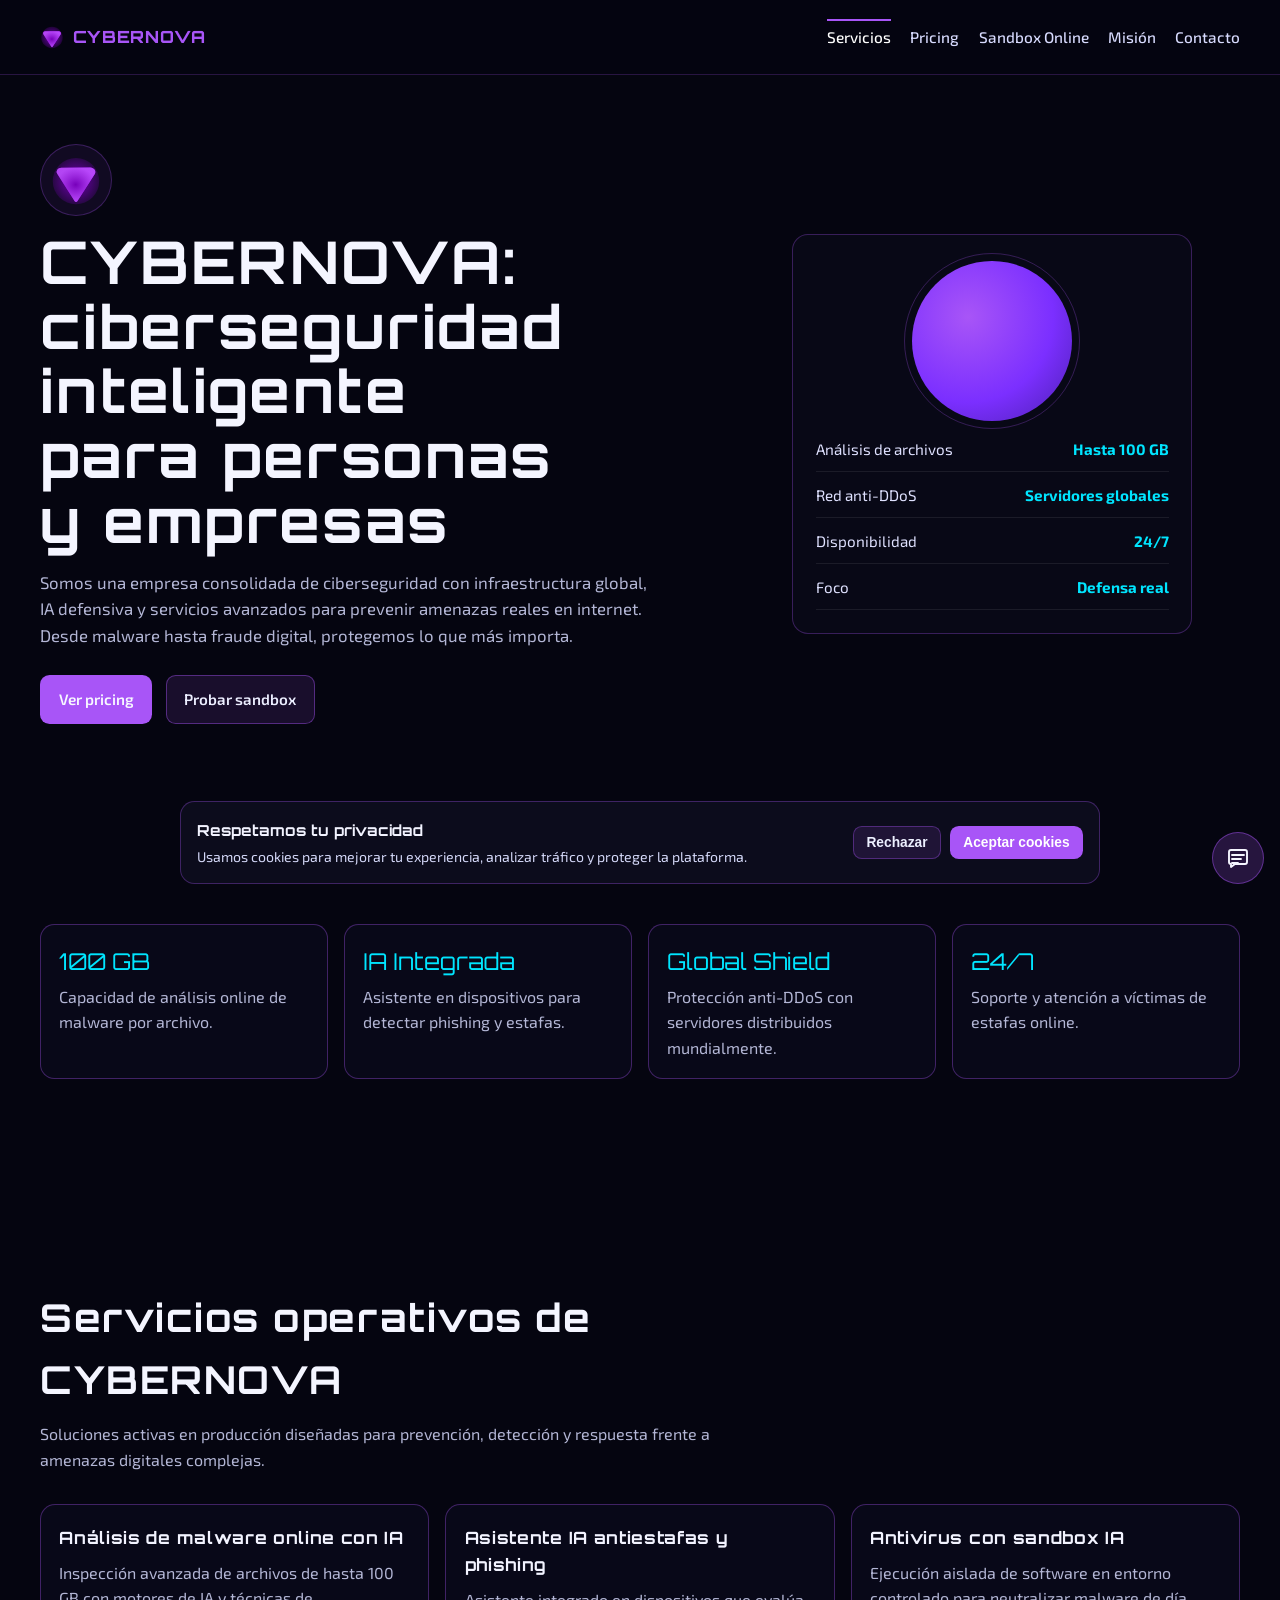
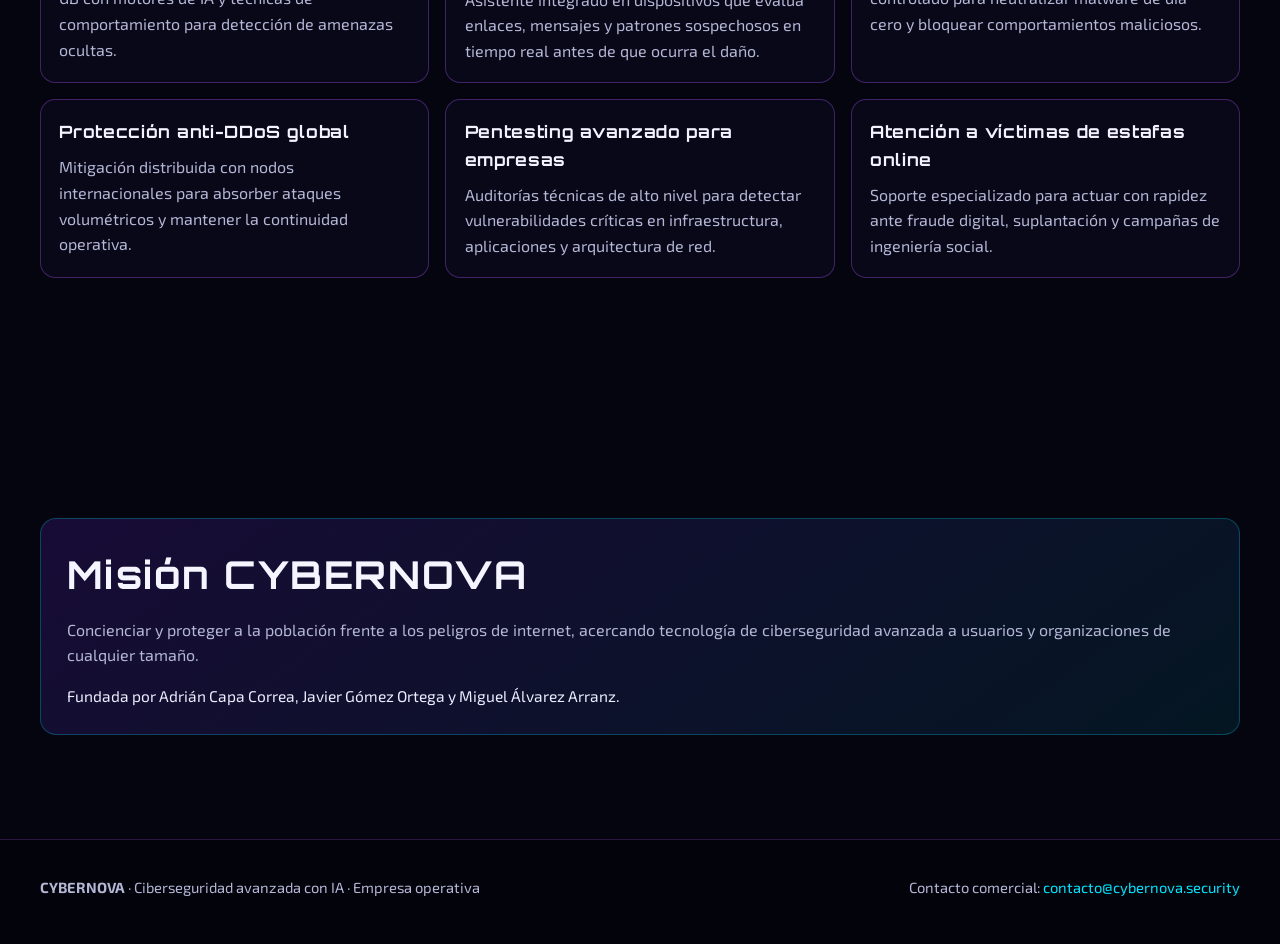
<file: index.html>
<!doctype html>
<html lang="es">
<head>
  <meta charset="UTF-8" />
  <meta name="viewport" content="width=device-width, initial-scale=1.0" />
  <meta name="description" content="CYBERNOVA: ciberseguridad avanzada con IA para personas y empresas." />
  <title>CYBERNOVA | Ciberseguridad avanzada con IA</title>
  <link rel="preconnect" href="https://fonts.googleapis.com">
  <link rel="preconnect" href="https://fonts.gstatic.com" crossorigin>
  <link href="https://fonts.googleapis.com/css2?family=Exo+2:wght@300;400;500;600;700&family=Orbitron:wght@500;700;800&display=swap" rel="stylesheet">
  <link rel="stylesheet" href="styles.css" />
  <link rel="icon" type="image/svg+xml" href="logo.svg" />
</head>
<body>
  <header class="nav">
    <div class="container nav-inner">
      <a class="logo" href="index.html">
        <img src="logo.svg" alt="CYBERNOVA" />
        <span class="logo-text">CYBER<span>NOVA</span></span>
      </a>
      <ul class="nav-links">
        <li><a href="index.html#servicios" data-page="index.html">Servicios</a></li>
        <li><a href="pricing.html" data-page="pricing.html">Pricing</a></li>
        <li><a href="sandbox.html" data-page="sandbox.html">Sandbox Online</a></li>
        <li><a href="index.html#mision">Misión</a></li>
        <li><a href="#contacto">Contacto</a></li>
      </ul>
    </div>
  </header>

  <main>
    <section class="hero" id="inicio">
      <div class="container hero-layout">
        <div>
          <div class="hero-brand-mark">
            <img src="logo.svg" alt="Icono CYBERNOVA" />
          </div>
          <h1>CYBERNOVA: ciberseguridad inteligente para personas y empresas</h1>
          <p>
            Somos una empresa consolidada de ciberseguridad con infraestructura global, IA defensiva y servicios avanzados para prevenir amenazas reales en internet. Desde malware hasta fraude digital, protegemos lo que más importa.
          </p>
          <div class="hero-actions">
            <a class="btn btn-primary" href="pricing.html">Ver pricing</a>
            <a class="btn btn-secondary" href="sandbox.html">Probar sandbox</a>
          </div>
        </div>

        <aside class="hero-card" aria-label="Resumen de capacidades">
          <div class="orb" aria-hidden="true"></div>
          <ul>
            <li><span>Análisis de archivos</span><strong>Hasta 100 GB</strong></li>
            <li><span>Red anti-DDoS</span><strong>Servidores globales</strong></li>
            <li><span>Disponibilidad</span><strong>24/7</strong></li>
            <li><span>Foco</span><strong>Defensa real</strong></li>
          </ul>
        </aside>
      </div>
    </section>

    <section class="section" aria-label="Estadísticas clave">
      <div class="container">
        <div class="stats-grid">
          <article class="stat">
            <div class="stat-value">100 GB</div>
            <p>Capacidad de análisis online de malware por archivo.</p>
          </article>
          <article class="stat">
            <div class="stat-value">IA Integrada</div>
            <p>Asistente en dispositivos para detectar phishing y estafas.</p>
          </article>
          <article class="stat">
            <div class="stat-value">Global Shield</div>
            <p>Protección anti-DDoS con servidores distribuidos mundialmente.</p>
          </article>
          <article class="stat">
            <div class="stat-value">24/7</div>
            <p>Soporte y atención a víctimas de estafas online.</p>
          </article>
        </div>
      </div>
    </section>

    <section class="section" id="servicios">
      <div class="container">
        <div class="section-head">
          <h2>Servicios operativos de CYBERNOVA</h2>
          <p>Soluciones activas en producción diseñadas para prevención, detección y respuesta frente a amenazas digitales complejas.</p>
        </div>

        <div class="services-grid">
          <article class="card">
            <h3>Análisis de malware online con IA</h3>
            <p>Inspección avanzada de archivos de hasta 100 GB con motores de IA y técnicas de comportamiento para detección de amenazas ocultas.</p>
          </article>
          <article class="card">
            <h3>Asistente IA antiestafas y phishing</h3>
            <p>Asistente integrado en dispositivos que evalúa enlaces, mensajes y patrones sospechosos en tiempo real antes de que ocurra el daño.</p>
          </article>
          <article class="card">
            <h3>Antivirus con sandbox IA</h3>
            <p>Ejecución aislada de software en entorno controlado para neutralizar malware de día cero y bloquear comportamientos maliciosos.</p>
          </article>
          <article class="card">
            <h3>Protección anti-DDoS global</h3>
            <p>Mitigación distribuida con nodos internacionales para absorber ataques volumétricos y mantener la continuidad operativa.</p>
          </article>
          <article class="card">
            <h3>Pentesting avanzado para empresas</h3>
            <p>Auditorías técnicas de alto nivel para detectar vulnerabilidades críticas en infraestructura, aplicaciones y arquitectura de red.</p>
          </article>
          <article class="card">
            <h3>Atención a víctimas de estafas online</h3>
            <p>Soporte especializado para actuar con rapidez ante fraude digital, suplantación y campañas de ingeniería social.</p>
          </article>
        </div>
      </div>
    </section>

    <section class="section" id="mision">
      <div class="container">
        <div class="mission">
          <h2>Misión CYBERNOVA</h2>
          <p>
            Concienciar y proteger a la población frente a los peligros de internet, acercando tecnología de ciberseguridad avanzada a usuarios y organizaciones de cualquier tamaño.
          </p>
          <p class="founders">
            Fundada por Adrián Capa Correa, Javier Gómez Ortega y Miguel Álvarez Arranz.
          </p>
        </div>
      </div>
    </section>
  </main>

  <footer id="contacto">
    <div class="container footer-layout">
      <p><strong>CYBERNOVA</strong> · Ciberseguridad avanzada con IA · Empresa operativa</p>
      <p>Contacto comercial: <a href="mailto:contacto@cybernova.security">contacto@cybernova.security</a></p>
    </div>
  </footer>

  <script src="script.js"></script>
</body>
</html>
</file>
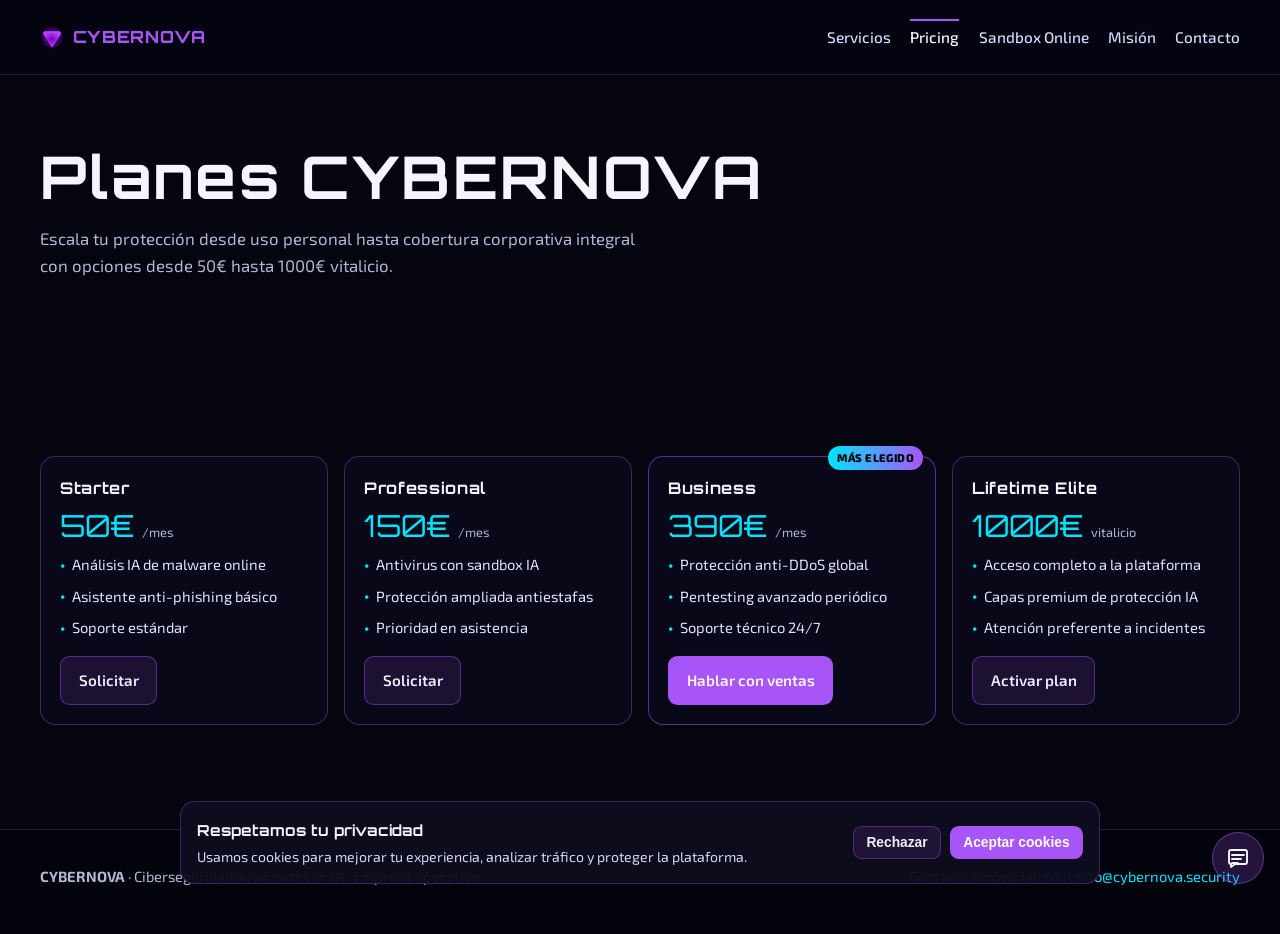
<file: pricing.html>
<!doctype html>
<html lang="es">
<head>
  <meta charset="UTF-8" />
  <meta name="viewport" content="width=device-width, initial-scale=1.0" />
  <meta name="description" content="Planes y precios de CYBERNOVA." />
  <title>CYBERNOVA | Pricing</title>
  <link rel="preconnect" href="https://fonts.googleapis.com">
  <link rel="preconnect" href="https://fonts.gstatic.com" crossorigin>
  <link href="https://fonts.googleapis.com/css2?family=Exo+2:wght@300;400;500;600;700&family=Orbitron:wght@500;700;800&display=swap" rel="stylesheet">
  <link rel="stylesheet" href="styles.css" />
  <link rel="icon" type="image/svg+xml" href="logo.svg" />
</head>
<body>
  <header class="nav">
    <div class="container nav-inner">
      <a class="logo" href="index.html">
        <img src="logo.svg" alt="CYBERNOVA" />
        <span class="logo-text">CYBER<span>NOVA</span></span>
      </a>
      <ul class="nav-links">
        <li><a href="index.html#servicios" data-page="index.html">Servicios</a></li>
        <li><a href="pricing.html" data-page="pricing.html">Pricing</a></li>
        <li><a href="sandbox.html" data-page="sandbox.html">Sandbox Online</a></li>
        <li><a href="index.html#mision">Misión</a></li>
        <li><a href="#contacto">Contacto</a></li>
      </ul>
    </div>
  </header>

  <main>
    <section class="page-hero">
      <div class="container">
        <h1>Planes CYBERNOVA</h1>
        <p>Escala tu protección desde uso personal hasta cobertura corporativa integral con opciones desde 50€ hasta 1000€ vitalicio.</p>
      </div>
    </section>

    <section class="section" id="planes">
      <div class="container">
        <div class="pricing-grid">
          <article class="plan">
            <h3>Starter</h3>
            <div class="price">50€ <small>/mes</small></div>
            <ul>
              <li>Análisis IA de malware online</li>
              <li>Asistente anti-phishing básico</li>
              <li>Soporte estándar</li>
            </ul>
            <a class="btn btn-secondary" href="#contacto">Solicitar</a>
          </article>

          <article class="plan">
            <h3>Professional</h3>
            <div class="price">150€ <small>/mes</small></div>
            <ul>
              <li>Antivirus con sandbox IA</li>
              <li>Protección ampliada antiestafas</li>
              <li>Prioridad en asistencia</li>
            </ul>
            <a class="btn btn-secondary" href="#contacto">Solicitar</a>
          </article>

          <article class="plan featured">
            <span class="badge">Más elegido</span>
            <h3>Business</h3>
            <div class="price">390€ <small>/mes</small></div>
            <ul>
              <li>Protección anti-DDoS global</li>
              <li>Pentesting avanzado periódico</li>
              <li>Soporte técnico 24/7</li>
            </ul>
            <a class="btn btn-primary" href="#contacto">Hablar con ventas</a>
          </article>

          <article class="plan">
            <h3>Lifetime Elite</h3>
            <div class="price">1000€ <small>vitalicio</small></div>
            <ul>
              <li>Acceso completo a la plataforma</li>
              <li>Capas premium de protección IA</li>
              <li>Atención preferente a incidentes</li>
            </ul>
            <a class="btn btn-secondary" href="#contacto">Activar plan</a>
          </article>
        </div>
      </div>
    </section>
  </main>

  <footer id="contacto">
    <div class="container footer-layout">
      <p><strong>CYBERNOVA</strong> · Ciberseguridad avanzada con IA · Empresa operativa</p>
      <p>Contacto comercial: <a href="mailto:contacto@cybernova.security">contacto@cybernova.security</a></p>
    </div>
  </footer>

  <script src="script.js"></script>
</body>
</html>
</file>
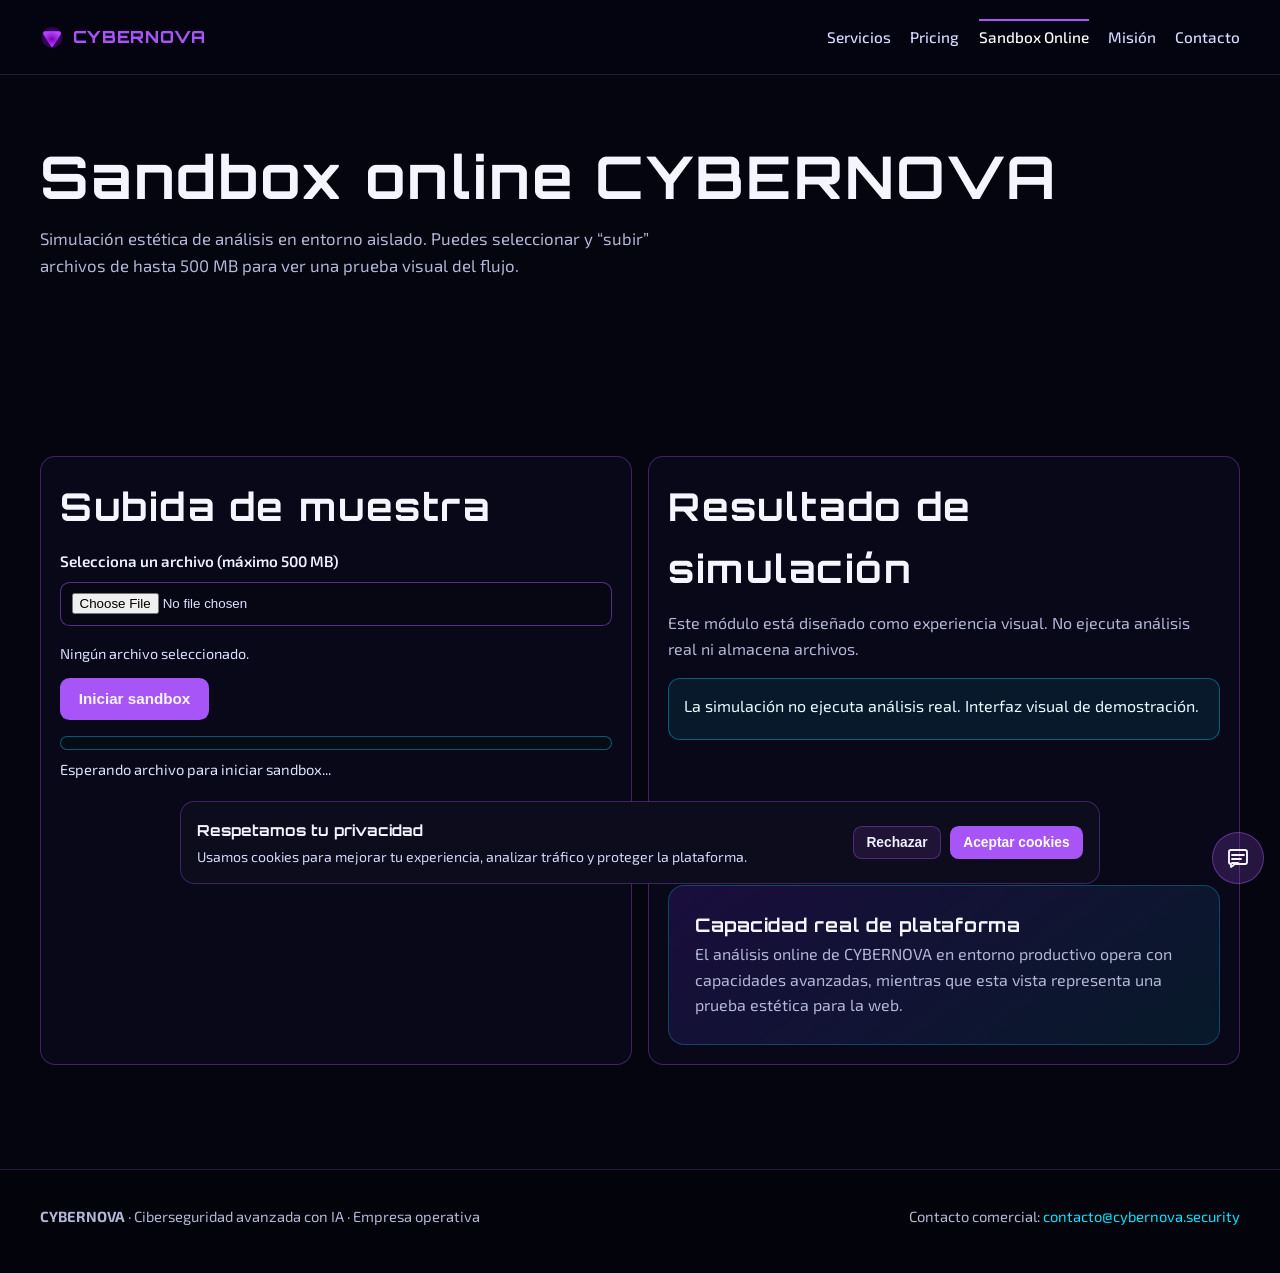
<file: sandbox.html>
<!doctype html>
<html lang="es">
<head>
  <meta charset="UTF-8" />
  <meta name="viewport" content="width=device-width, initial-scale=1.0" />
  <meta name="description" content="Sandbox online visual de CYBERNOVA para pruebas estéticas de subida de archivos." />
  <title>CYBERNOVA | Sandbox Online</title>
  <link rel="preconnect" href="https://fonts.googleapis.com">
  <link rel="preconnect" href="https://fonts.gstatic.com" crossorigin>
  <link href="https://fonts.googleapis.com/css2?family=Exo+2:wght@300;400;500;600;700&family=Orbitron:wght@500;700;800&display=swap" rel="stylesheet">
  <link rel="stylesheet" href="styles.css" />
  <link rel="icon" type="image/svg+xml" href="logo.svg" />
</head>
<body>
  <header class="nav">
    <div class="container nav-inner">
      <a class="logo" href="index.html">
        <img src="logo.svg" alt="CYBERNOVA" />
        <span class="logo-text">CYBER<span>NOVA</span></span>
      </a>
      <ul class="nav-links">
        <li><a href="index.html#servicios" data-page="index.html">Servicios</a></li>
        <li><a href="pricing.html" data-page="pricing.html">Pricing</a></li>
        <li><a href="sandbox.html" data-page="sandbox.html">Sandbox Online</a></li>
        <li><a href="index.html#mision">Misión</a></li>
        <li><a href="#contacto">Contacto</a></li>
      </ul>
    </div>
  </header>

  <main>
    <section class="page-hero">
      <div class="container">
        <h1>Sandbox online CYBERNOVA</h1>
        <p>Simulación estética de análisis en entorno aislado. Puedes seleccionar y “subir” archivos de hasta 500 MB para ver una prueba visual del flujo.</p>
      </div>
    </section>

    <section class="section">
      <div class="container split-grid">
        <article class="sandbox-panel">
          <h2>Subida de muestra</h2>
          <div class="field">
            <label for="sandbox-file">Selecciona un archivo (máximo 500 MB)</label>
            <input id="sandbox-file" type="file" />
          </div>
          <p id="sandbox-file-meta" class="file-meta">Ningún archivo seleccionado.</p>
          <button id="sandbox-start" class="btn btn-primary" type="button">Iniciar sandbox</button>
          <div class="progress-wrap" aria-hidden="true">
            <div id="sandbox-progress-bar" class="progress-bar"></div>
          </div>
          <p id="sandbox-progress-text" class="progress-text">Esperando archivo para iniciar sandbox...</p>
        </article>

        <article class="sandbox-panel">
          <h2>Resultado de simulación</h2>
          <p>Este módulo está diseñado como experiencia visual. No ejecuta análisis real ni almacena archivos.</p>
          <div id="sandbox-result" class="result-box">La simulación no ejecuta análisis real. Interfaz visual de demostración.</div>
          <div id="sandbox-chart" class="sandbox-chart" aria-label="Gráfica de riesgo simulada"></div>
          <div id="sandbox-details" class="sandbox-details"></div>
          <div class="mission">
            <h3>Capacidad real de plataforma</h3>
            <p>El análisis online de CYBERNOVA en entorno productivo opera con capacidades avanzadas, mientras que esta vista representa una prueba estética para la web.</p>
          </div>
        </article>
      </div>
    </section>
  </main>

  <footer id="contacto">
    <div class="container footer-layout">
      <p><strong>CYBERNOVA</strong> · Ciberseguridad avanzada con IA · Empresa operativa</p>
      <p>Contacto comercial: <a href="mailto:contacto@cybernova.security">contacto@cybernova.security</a></p>
    </div>
  </footer>

  <script src="script.js"></script>
</body>
</html>
</file>
<file: styles.css>
:root {
  --bg: #050510;
  --bg-soft: #0b0b1d;
  --card: rgba(11, 11, 29, 0.72);
  --border: rgba(168, 85, 247, 0.35);
  --primary: #7b2fff;
  --secondary: #a855f7;
  --accent: #00e5ff;
  --text: #f4f5ff;
  --muted: #b3b6d5;
  --max-width: 1200px;
  --shadow-glow: 0 0 30px rgba(123, 47, 255, 0.34), 0 0 80px rgba(0, 229, 255, 0.18);
}

* {
  box-sizing: border-box;
  margin: 0;
  padding: 0;
}

html {
  scroll-behavior: smooth;
}

body {
  font-family: 'Exo 2', sans-serif;
  background: #050510;
  color: var(--text);
  line-height: 1.6;
  min-height: 100vh;
  overflow-x: hidden;
  position: relative;
}

body::before {
  content: none;
}

.container {
  width: min(100% - 2rem, var(--max-width));
  margin-inline: auto;
}

.section {
  padding: 6.5rem 0;
}

h1,
h2,
h3,
.logo {
  font-family: 'Orbitron', sans-serif;
  letter-spacing: 0.04em;
}

h1 {
  font-size: clamp(2rem, 4.6vw, 4rem);
  line-height: 1.1;
  text-wrap: balance;
}

h2 {
  font-size: clamp(1.5rem, 3vw, 2.5rem);
  margin-bottom: 0.7rem;
}

p {
  color: var(--muted);
}

.nav {
  position: fixed;
  inset-inline: 0;
  top: 0;
  z-index: 30;
  background: rgba(5, 5, 16, 0.94);
  border-bottom: 1px solid rgba(168, 85, 247, 0.22);
}

.nav-inner {
  display: flex;
  align-items: center;
  justify-content: space-between;
  gap: 1.4rem;
  min-height: 74px;
}

.logo {
  color: var(--secondary);
  text-decoration: none;
  font-size: 1.05rem;
  font-weight: 800;
  display: inline-flex;
  align-items: center;
  gap: 0.55rem;
}

.logo img {
  width: 24px;
  height: 24px;
  display: block;
}

.logo-text {
  color: var(--secondary);
}

.logo-text span {
  color: var(--secondary);
}

.nav-links {
  display: flex;
  align-items: center;
  gap: 1.2rem;
  list-style: none;
  flex-wrap: wrap;
  justify-content: flex-end;
}

.nav-links a {
  color: #d8dbff;
  text-decoration: none;
  font-size: 0.96rem;
  font-weight: 500;
  padding-top: 0.2rem;
  position: relative;
  transition: color 0.25s ease;
}

.nav-links a::before {
  content: "";
  position: absolute;
  left: 0;
  top: -6px;
  width: 0;
  height: 2px;
  background: var(--secondary);
  transition: width 0.25s ease;
}

.nav-links a:hover,
.nav-links a.active {
  color: #ffffff;
}

.nav-links a:hover::before,
.nav-links a.active::before {
  width: 100%;
}

.hero,
.page-hero {
  padding-top: 9rem;
  padding-bottom: 6rem;
  position: relative;
}

.hero-layout {
  display: grid;
  grid-template-columns: 1.15fr 0.85fr;
  gap: 2.2rem;
  align-items: center;
}

.page-hero {
  padding-bottom: 3rem;
}

.hero-brand-mark {
  width: 72px;
  height: 72px;
  border-radius: 50%;
  border: 1px solid rgba(168, 85, 247, 0.28);
  background: rgba(168, 85, 247, 0.08);
  display: inline-flex;
  align-items: center;
  justify-content: center;
  margin-bottom: 0.8rem;
}

.hero-brand-mark img {
  width: 52px;
  height: 52px;
  display: block;
}

.tag {
  display: inline-flex;
  align-items: center;
  gap: 0.5rem;
  padding: 0.4rem 0.85rem;
  border-radius: 999px;
  border: 1px solid rgba(0, 229, 255, 0.4);
  background: rgba(0, 229, 255, 0.08);
  color: var(--accent);
  font-size: 0.8rem;
  margin-bottom: 1rem;
  letter-spacing: 0.04em;
  text-transform: uppercase;
  width: fit-content;
}

.hero p,
.page-hero p {
  max-width: 62ch;
  margin: 1rem 0 1.6rem;
  font-size: 1.05rem;
}

.hero-actions {
  display: flex;
  flex-wrap: wrap;
  gap: 0.85rem;
}

.btn {
  text-decoration: none;
  padding: 0.72rem 1.1rem;
  border-radius: 0.6rem;
  font-weight: 600;
  font-size: 0.95rem;
  display: inline-flex;
  align-items: center;
  justify-content: center;
  transition: transform 0.25s ease, box-shadow 0.3s ease, border-color 0.3s ease;
  border: 1px solid transparent;
  cursor: pointer;
}

.btn-primary {
  color: #f7f8ff;
  background: var(--secondary);
}

.btn-secondary {
  color: #eceeff;
  border-color: rgba(168, 85, 247, 0.42);
  background: rgba(168, 85, 247, 0.12);
}

.btn:hover {
  transform: translateY(-1px);
}

.btn-primary:hover,
.btn-secondary:hover {
  border-color: rgba(168, 85, 247, 0.62);
}

.hero-card {
  justify-self: center;
  width: min(400px, 100%);
  border-radius: 1rem;
  border: 1px solid rgba(168, 85, 247, 0.3);
  background: rgba(10, 10, 25, 0.74);
  padding: 1.4rem;
}

.orb {
  width: 160px;
  aspect-ratio: 1;
  margin: 0.2rem auto 1rem;
  border-radius: 50%;
  background: radial-gradient(circle at 35% 35%, #a855f7 0%, #7b2fff 58%, #4b1faf 100%);
  position: relative;
}

.orb::after {
  content: "";
  position: absolute;
  inset: -8px;
  border-radius: 50%;
  border: 1px solid rgba(168, 85, 247, 0.28);
}

@keyframes pulse {
  0%,
  100% {
    transform: scale(1);
  }

  50% {
    transform: scale(1.02);
  }
}

@keyframes ring {
  0%,
  100% {
    transform: scale(1);
    opacity: 0.28;
  }

  50% {
    transform: scale(1.05);
    opacity: 0.2;
  }
}

.hero-card ul {
  list-style: none;
  display: grid;
  gap: 0.7rem;
  font-size: 0.95rem;
}

.hero-card li {
  display: flex;
  align-items: center;
  justify-content: space-between;
  gap: 1rem;
  color: #dfe1ff;
  padding-bottom: 0.6rem;
  border-bottom: 1px solid rgba(255, 255, 255, 0.08);
}

.hero-card li strong {
  color: var(--accent);
}

.section-head {
  margin-bottom: 2rem;
  max-width: 72ch;
}

.stats-grid {
  display: grid;
  grid-template-columns: repeat(4, minmax(0, 1fr));
  gap: 1rem;
}

.stat {
  background: var(--card);
  border: 1px solid var(--border);
  padding: 1.1rem;
  border-radius: 0.9rem;
  transition: border-color 0.25s ease;
}

.stat:hover {
  border-color: rgba(168, 85, 247, 0.55);
}

.stat-value {
  font-family: 'Orbitron', sans-serif;
  font-size: 1.45rem;
  color: var(--accent);
  margin-bottom: 0.25rem;
}

.services-grid {
  display: grid;
  grid-template-columns: repeat(3, minmax(0, 1fr));
  gap: 1rem;
}

.card {
  background: var(--card);
  border: 1px solid var(--border);
  border-radius: 0.95rem;
  padding: 1.15rem;
  transition: border-color 0.25s ease, transform 0.2s ease;
  position: relative;
  overflow: hidden;
}

.card::before,
.plan::before,
.sandbox-panel::before {
  content: "";
  position: absolute;
  top: 0;
  left: 0;
  width: 0;
  height: 2px;
  background: var(--secondary);
  transition: width 0.25s ease;
}

.card:hover,
.plan:hover,
.sandbox-panel:hover {
  transform: translateY(-2px);
  border-color: rgba(168, 85, 247, 0.52);
}

.card:hover::before,
.plan:hover::before,
.sandbox-panel:hover::before {
  width: 100%;
}

.card h3 {
  margin-bottom: 0.55rem;
  font-size: 1.06rem;
  color: #f2f3ff;
}

.pricing-grid {
  display: grid;
  grid-template-columns: repeat(4, minmax(0, 1fr));
  gap: 1rem;
  align-items: stretch;
}

.plan {
  background: var(--card);
  border: 1px solid var(--border);
  border-radius: 0.95rem;
  padding: 1.2rem;
  position: relative;
  transition: border-color 0.25s ease, transform 0.2s ease;
}

.plan.featured {
  border-color: rgba(168, 85, 247, 0.52);
}

.badge {
  position: absolute;
  top: -11px;
  right: 12px;
  font-size: 0.7rem;
  background: linear-gradient(90deg, var(--accent), var(--secondary));
  color: #03030e;
  font-weight: 800;
  padding: 0.2rem 0.55rem;
  border-radius: 999px;
  text-transform: uppercase;
  letter-spacing: 0.04em;
}

.plan h3 {
  font-size: 1rem;
  margin-bottom: 0.5rem;
}

.price {
  font-family: 'Orbitron', sans-serif;
  font-size: 1.9rem;
  line-height: 1;
  color: var(--accent);
  margin-bottom: 0.8rem;
}

.price small {
  font-size: 0.8rem;
  color: var(--muted);
  font-family: 'Exo 2', sans-serif;
}

.plan ul {
  list-style: none;
  display: grid;
  gap: 0.5rem;
  margin-bottom: 1rem;
  font-size: 0.92rem;
}

.plan li {
  color: #dfe1ff;
  display: flex;
  align-items: flex-start;
  gap: 0.45rem;
}

.plan li::before {
  content: "•";
  color: var(--accent);
  font-weight: 700;
  line-height: 1;
  margin-top: 0.24rem;
}

.mission {
  background: linear-gradient(145deg, rgba(123, 47, 255, 0.16), rgba(0, 229, 255, 0.08));
  border: 1px solid rgba(0, 229, 255, 0.25);
  border-radius: 1rem;
  padding: 1.6rem;
  margin-top: 2rem;
}

.founders {
  margin-top: 1rem;
  color: #eceeff;
  font-size: 0.97rem;
}

.split-grid {
  display: grid;
  grid-template-columns: 1fr 1fr;
  gap: 1rem;
}

.sandbox-panel {
  background: var(--card);
  border: 1px solid var(--border);
  border-radius: 0.95rem;
  padding: 1.2rem;
  position: relative;
  transition: border-color 0.25s ease, transform 0.2s ease;
}

.field {
  display: grid;
  gap: 0.55rem;
  margin-bottom: 1rem;
}

.field label {
  color: #eef0ff;
  font-weight: 600;
  font-size: 0.95rem;
}

.field input[type="file"] {
  border: 1px solid rgba(168, 85, 247, 0.5);
  background: rgba(8, 8, 20, 0.85);
  color: #dfe1ff;
  border-radius: 0.6rem;
  padding: 0.65rem;
}

.file-meta {
  font-size: 0.9rem;
  color: #d9ddff;
  margin-bottom: 0.8rem;
}

.file-meta.error {
  color: #ff6f9e;
}

.progress-wrap {
  margin-top: 1rem;
  border: 1px solid rgba(0, 229, 255, 0.38);
  border-radius: 999px;
  height: 14px;
  overflow: hidden;
  background: rgba(1, 16, 21, 0.48);
}

.progress-bar {
  height: 100%;
  width: 0;
  background: linear-gradient(90deg, var(--secondary), var(--accent));
  box-shadow: 0 0 15px rgba(0, 229, 255, 0.62);
  transition: width 0.2s linear;
}

.progress-text {
  margin-top: 0.55rem;
  font-size: 0.92rem;
  color: #dce1ff;
}

.result-box {
  margin-top: 1rem;
  border-radius: 0.75rem;
  border: 1px solid rgba(0, 229, 255, 0.35);
  background: rgba(0, 229, 255, 0.08);
  color: #e9fbff;
  padding: 0.9rem;
  min-height: 62px;
}

.sandbox-chart {
  margin-top: 0.9rem;
  display: grid;
  grid-template-columns: repeat(5, 1fr);
  gap: 0.45rem;
  align-items: end;
  min-height: 86px;
}

.sandbox-chart-bar {
  border-radius: 0.45rem 0.45rem 0.2rem 0.2rem;
  background: rgba(168, 85, 247, 0.9);
  border: 1px solid rgba(168, 85, 247, 0.5);
  min-height: 14px;
}

.sandbox-details {
  margin-top: 0.8rem;
  display: grid;
  gap: 0.4rem;
  color: #d9ddff;
  font-size: 0.9rem;
}

.cookie-consent {
  position: fixed;
  left: 50%;
  bottom: 1rem;
  transform: translateX(-50%);
  width: min(920px, calc(100% - 2rem));
  background: rgba(13, 13, 30, 0.96);
  border: 1px solid rgba(168, 85, 247, 0.32);
  border-radius: 0.9rem;
  padding: 0.9rem 1rem;
  display: flex;
  align-items: center;
  justify-content: space-between;
  gap: 1rem;
  z-index: 90;
}

.cookie-consent__content strong {
  font-family: 'Orbitron', sans-serif;
  font-size: 0.95rem;
  color: #f2f3ff;
}

.cookie-consent__content p {
  margin-top: 0.2rem;
  color: #d3d7f7;
  font-size: 0.88rem;
}

.cookie-consent__actions {
  display: flex;
  gap: 0.55rem;
  flex-wrap: wrap;
  justify-content: flex-end;
}

.cookie-btn {
  border-radius: 0.55rem;
  border: 1px solid rgba(168, 85, 247, 0.36);
  background: rgba(168, 85, 247, 0.12);
  color: #edf0ff;
  font-weight: 600;
  font-size: 0.86rem;
  padding: 0.52rem 0.78rem;
  cursor: pointer;
}

.cookie-btn--primary {
  background: var(--secondary);
  color: #fff;
  border-color: transparent;
}

.chat-assistant {
  position: fixed;
  right: 1rem;
  bottom: 1rem;
  z-index: 95;
}

.chat-toggle {
  width: 52px;
  height: 52px;
  border-radius: 999px;
  border: 1px solid rgba(168, 85, 247, 0.45);
  background: rgba(168, 85, 247, 0.2);
  color: #f5f6ff;
  cursor: pointer;
  display: flex;
  align-items: center;
  justify-content: center;
  padding: 0;
}

.chat-toggle svg {
  width: 24px;
  height: 24px;
  stroke: currentColor;
  fill: none;
  stroke-width: 1.9;
  stroke-linecap: round;
  stroke-linejoin: round;
}

.chat-widget {
  width: min(360px, calc(100vw - 2rem));
  margin-top: 0.7rem;
  background: rgba(10, 10, 24, 0.98);
  border: 1px solid rgba(168, 85, 247, 0.28);
  border-radius: 0.85rem;
  overflow: hidden;
}

.chat-widget__header {
  padding: 0.8rem;
  border-bottom: 1px solid rgba(168, 85, 247, 0.2);
  display: flex;
  justify-content: space-between;
  align-items: center;
  gap: 0.6rem;
}

.chat-widget__header strong {
  font-family: 'Orbitron', sans-serif;
  font-size: 0.86rem;
}

.chat-widget__header p {
  font-size: 0.78rem;
  color: #bac0e7;
}

.chat-close {
  border: none;
  background: transparent;
  color: #e9ecff;
  font-size: 1.2rem;
  line-height: 1;
  cursor: pointer;
}

.chat-messages {
  max-height: 240px;
  min-height: 120px;
  overflow: auto;
  padding: 0.8rem;
  display: grid;
  gap: 0.55rem;
}

.chat-message {
  padding: 0.55rem 0.65rem;
  border-radius: 0.6rem;
  font-size: 0.86rem;
  line-height: 1.45;
}

.chat-message--bot {
  background: rgba(168, 85, 247, 0.14);
  border: 1px solid rgba(168, 85, 247, 0.25);
  color: #edf0ff;
}

.chat-message--user {
  background: rgba(0, 229, 255, 0.12);
  border: 1px solid rgba(0, 229, 255, 0.22);
  color: #e9fbff;
}

.chat-form {
  border-top: 1px solid rgba(168, 85, 247, 0.2);
  display: grid;
  grid-template-columns: 1fr auto;
  gap: 0.5rem;
  padding: 0.75rem;
}

.chat-input {
  border: 1px solid rgba(168, 85, 247, 0.4);
  background: rgba(5, 5, 16, 0.92);
  color: #edf0ff;
  border-radius: 0.5rem;
  padding: 0.55rem 0.65rem;
  outline: none;
}

.chat-send {
  border: none;
  border-radius: 0.5rem;
  background: var(--secondary);
  color: #fff;
  padding: 0.55rem 0.75rem;
  font-weight: 600;
  cursor: pointer;
}

footer {
  border-top: 1px solid rgba(168, 85, 247, 0.24);
  padding: 2.2rem 0 2.8rem;
  color: #c7cbef;
  font-size: 0.92rem;
  background: rgba(3, 3, 10, 0.8);
}

.footer-layout {
  display: flex;
  justify-content: space-between;
  gap: 1rem;
  flex-wrap: wrap;
}

.footer-layout a {
  color: var(--accent);
  text-decoration: none;
}

@media (max-width: 980px) {
  .hero-layout,
  .services-grid,
  .pricing-grid,
  .stats-grid,
  .split-grid {
    grid-template-columns: repeat(2, minmax(0, 1fr));
  }
}

@media (max-width: 720px) {
  .nav-inner {
    min-height: 64px;
  }

  .nav-links {
    gap: 0.8rem;
  }

  .hero,
  .page-hero {
    padding-top: 8rem;
  }

  .hero-layout,
  .services-grid,
  .pricing-grid,
  .stats-grid,
  .split-grid {
    grid-template-columns: 1fr;
  }

  .section {
    padding: 5rem 0;
  }
}
</file>
